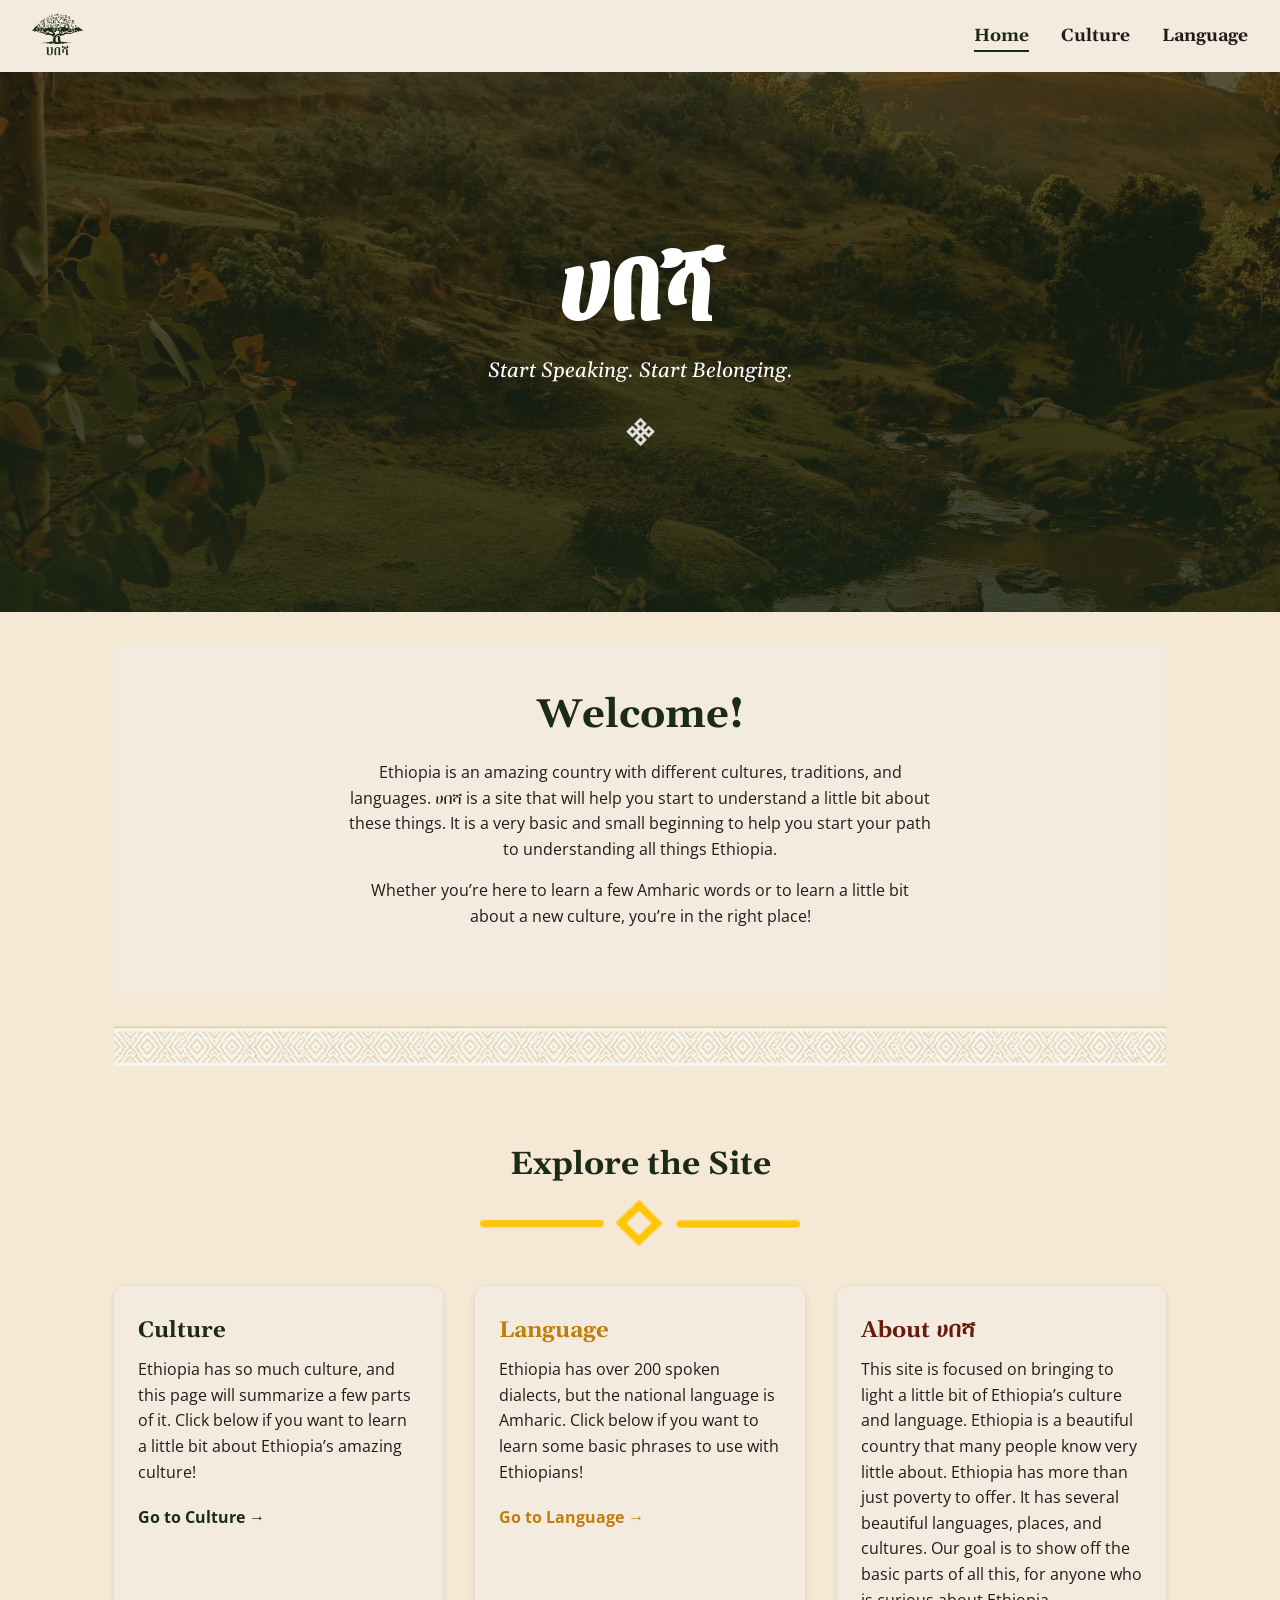
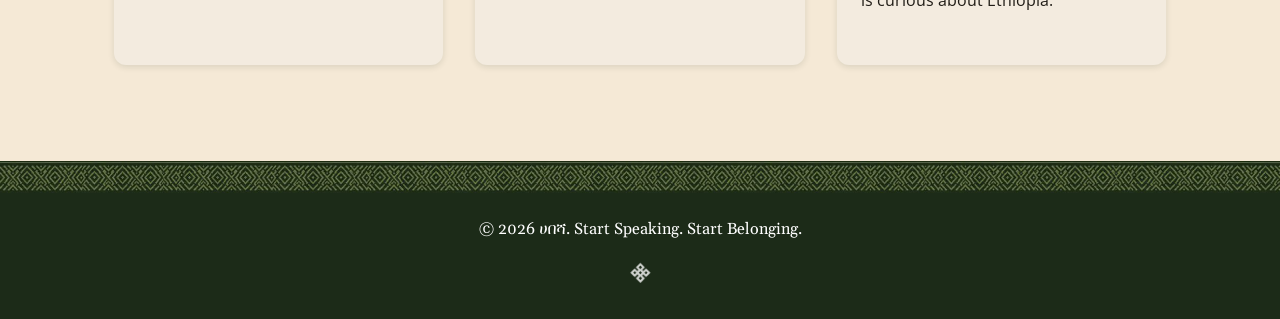
<file: index.html>
<!-- Home Page -->

<!DOCTYPE html>
<html lang="en">
<head>
    <meta charset="UTF-8">
    <meta name="viewport" content="width=device-width, initial-scale=1.0">
    <meta name="description" content="ⱨበሻ - Start Speaking. Start Belonging. Learn about Ethiopian culture and the Amharic language.">
    <title>ሀበሻ | Home</title>
    <link rel="stylesheet" href="styles.css">
</head>
<body>

    <header>
        <nav class="navbar">
            <a href="index.html" class="nav-brand">
                <img src="logo.png" alt="ሀበሻ logo">
            </a>
            <ul class="nav-links">
                <li><a href="index.html" aria-current="page">Home</a></li>
                <li><a href="page1.html">Culture</a></li>
                <li><a href="page2.html">Language</a></li>
            </ul>
        </nav>

        <section class="hero">
            <img src="hero-imgs/1.jpg" alt="Ethiopian countryside at sunset" class="hero-image">
            <div class="hero-content">
                <h1 class="amharic">ሀበሻ</h1>
                <p class="tagline">Start Speaking. Start Belonging.</p>
                <img src="other/cross-icon.png" alt="" class="hero-icon">
            </div>
        </section>
    </header>

    <main>
        <div class="welcome">
            <h1>Welcome!</h1>
            <p>Ethiopia is an amazing country with different cultures, traditions, and languages. ሀበሻ is a site that will help you start to understand a little bit about these things. It is a very basic and small beginning to help you start your path to understanding all things Ethiopia.</p>
            <p>Whether you&rsquo;re here to learn a few Amharic words or to learn a little bit about a new culture, you&rsquo;re in the right place!</p>
        </div>

        <img src="other/light-pattern.jpg" alt="" class="pattern-divider">

        <section class="explore">
            <h2>Explore the Site</h2>
            <img src="other/break.png" alt="" class="section-divider">

            <div class="cards">
                <article class="card" id="cultcard">
                    <h3>Culture</h3>
                    <p>Ethiopia has so much culture, and this page will summarize a few parts of it. Click below if you want to learn a little bit about Ethiopia&rsquo;s amazing culture!</p>
                    <a href="page1.html" class="card-link">Go to Culture &rarr;</a>
                </article>

                <article class="card" id="langcard">
                    <h3>Language</h3>
                    <p>Ethiopia has over 200 spoken dialects, but the national language is Amharic. Click below if you want to learn some basic phrases to use with Ethiopians!</p>
                    <a href="page2.html" class="card-link">Go to Language &rarr;</a>
                </article>

                <article class="card" id="habeshacard">
                    <h3>About ሀበሻ</h3>
                    <p>This site is focused on bringing to light a little bit of Ethiopia&rsquo;s culture and language. Ethiopia is a beautiful country that many people know very little about. Ethiopia has more than just poverty to offer. It has several beautiful languages, places, and cultures. Our goal is to show off the basic parts of all this, for anyone who is curious about Ethiopia.</p>
                </article>
            </div>
        </section>
    </main>

    <footer>
        <img src="other/green-pattern.jpg" alt="" class="pattern-divider">
        <p>&copy; 2026 ሀበሻ. Start Speaking. Start Belonging.</p>
        <img src="other/cross-icon.png" alt="" class="footer-icon">
    </footer>

</body>
</html>
</file>
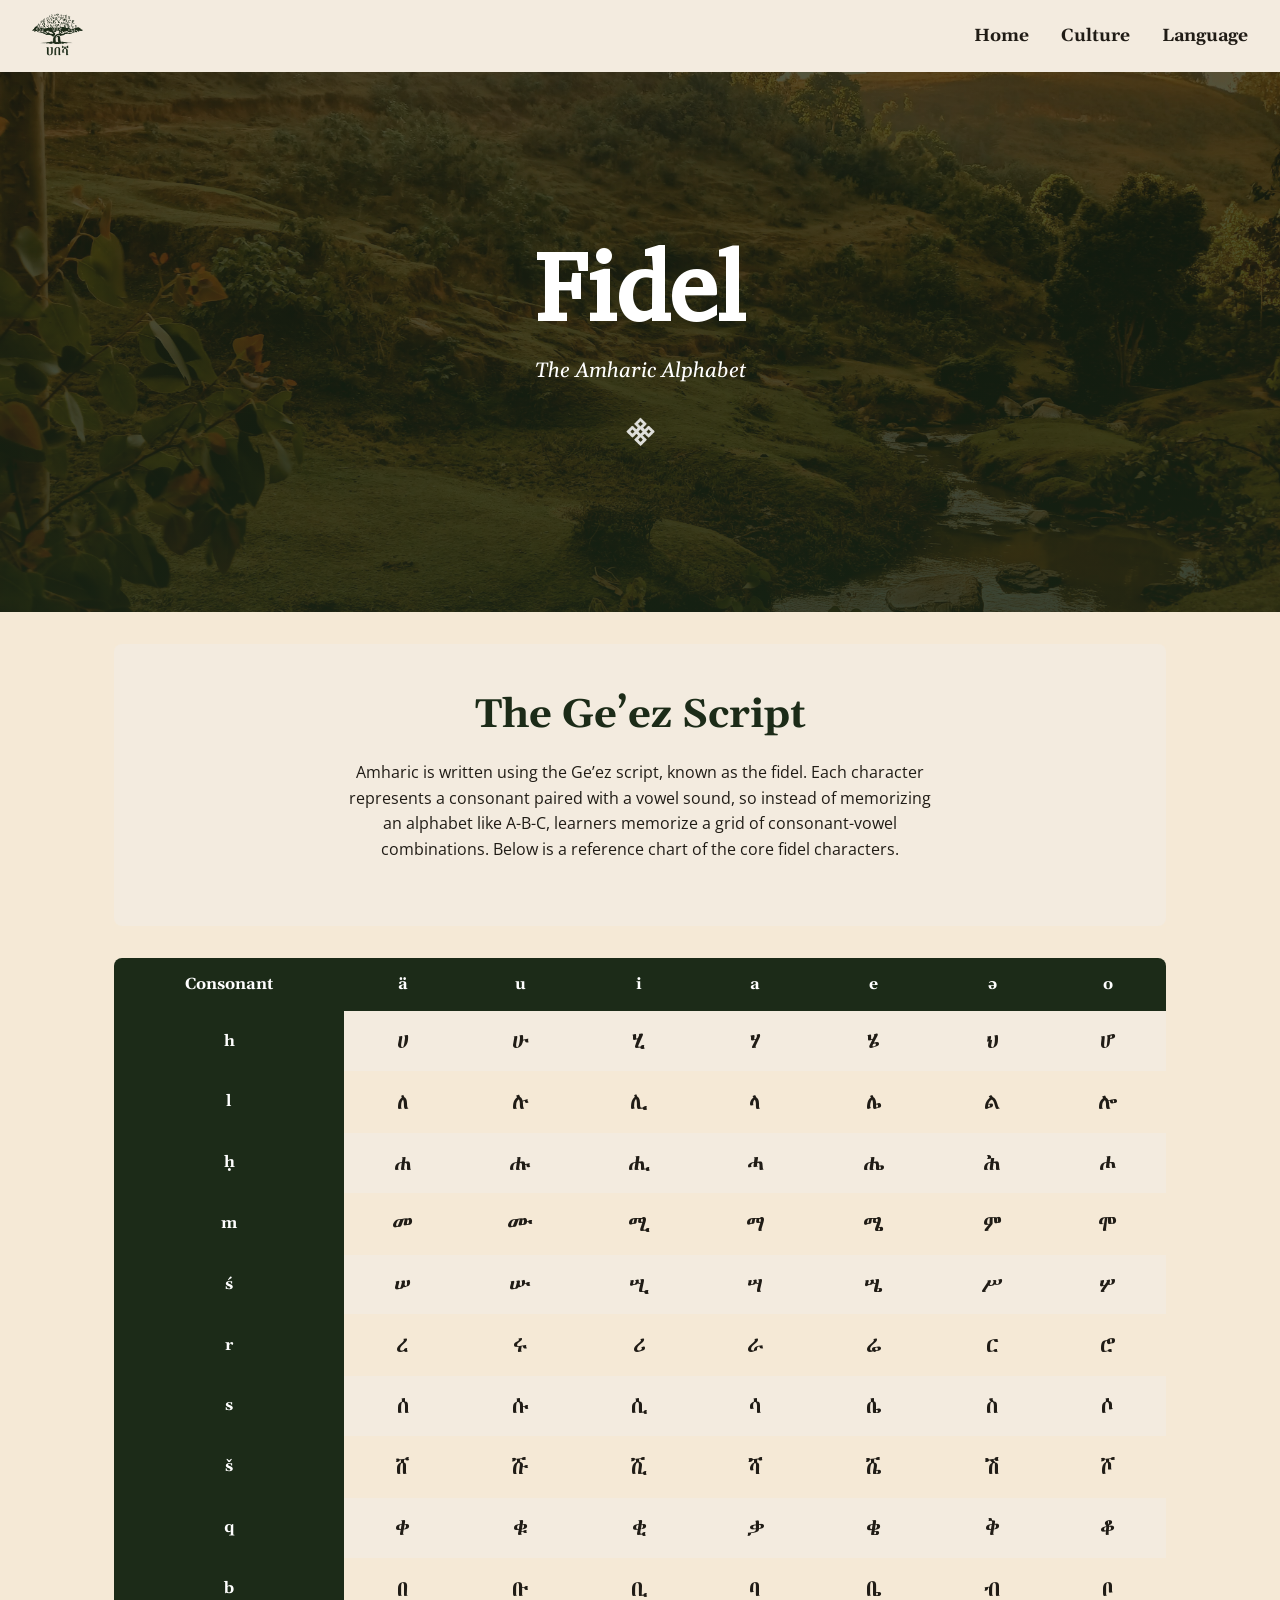
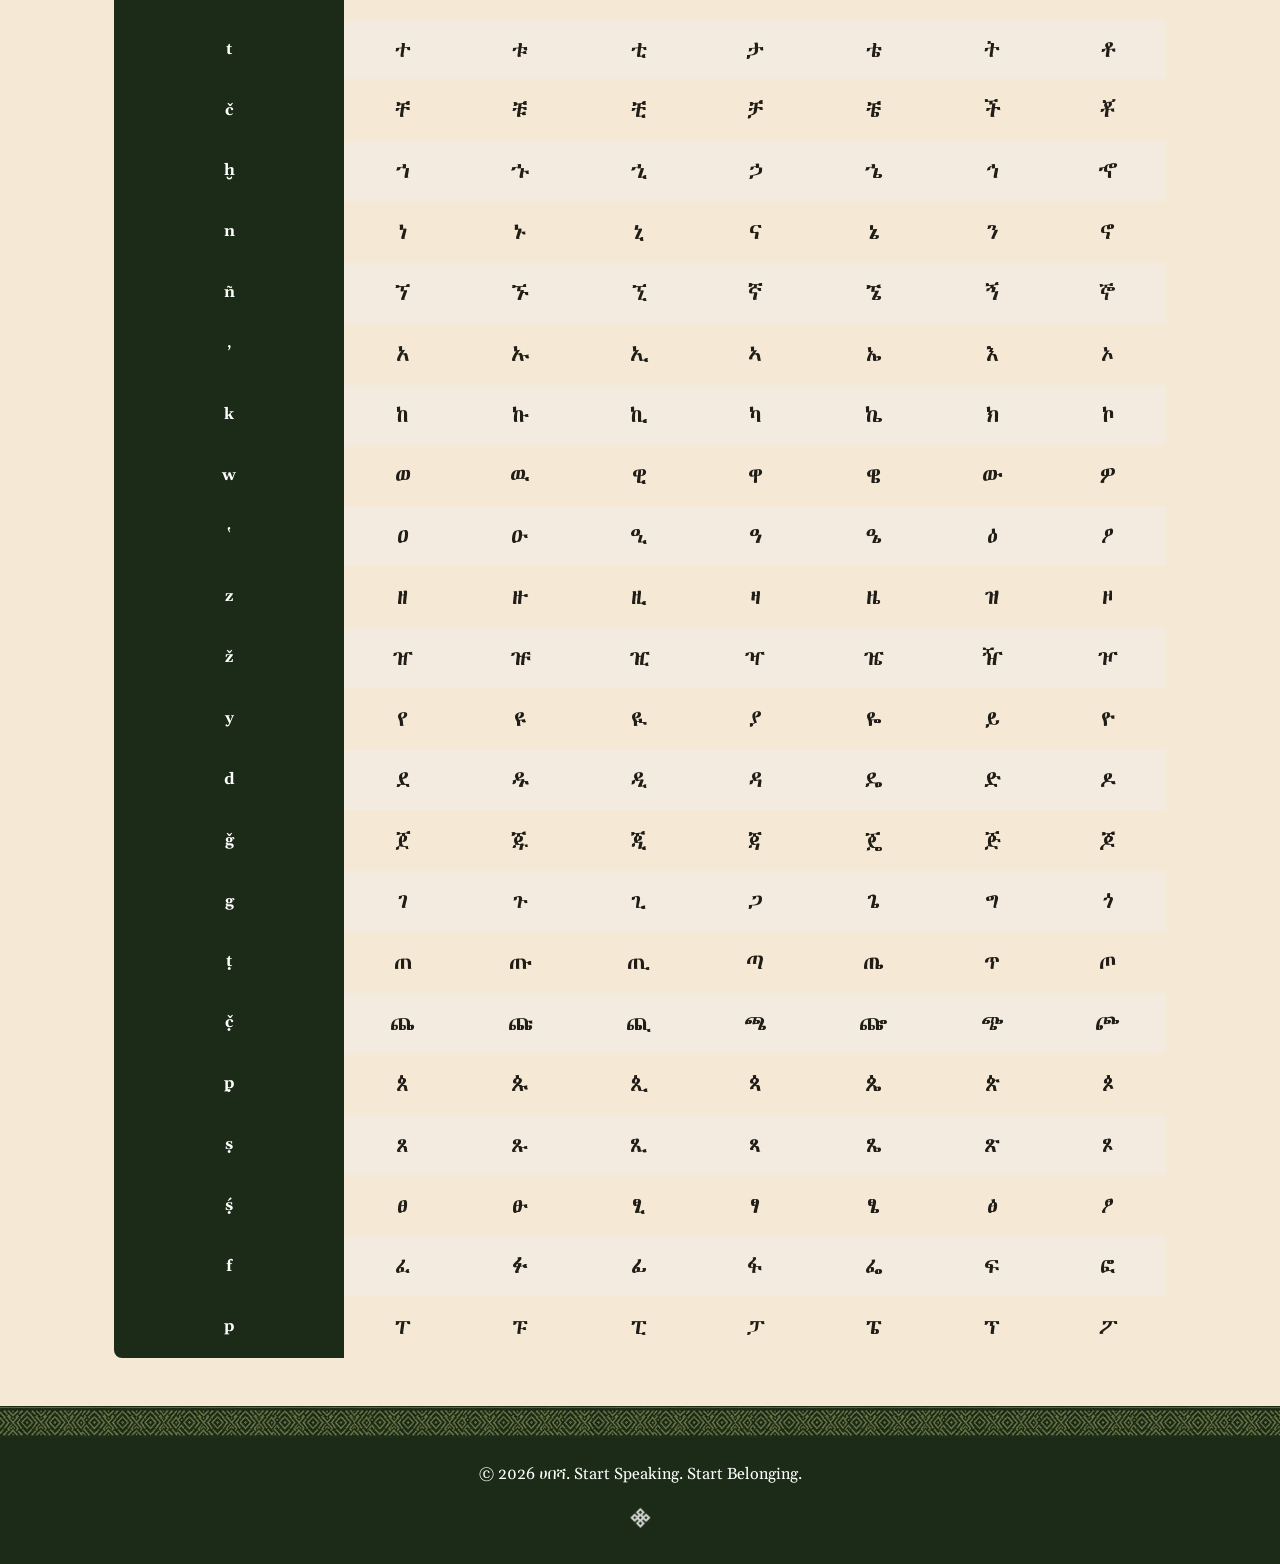
<file: alphabet.html>
<!-- Alphabet (Fidel) Reference Page -->

<!DOCTYPE html>
<html lang="en">
<head>
    <meta charset="UTF-8">
    <meta name="viewport" content="width=device-width, initial-scale=1.0">
    <meta name="description" content="A reference chart of the Ge'ez script (fidel) used to write Amharic.">
    <title>ሀበሻ | Amharic Alphabet</title>
    <link rel="stylesheet" href="styles.css">
</head>
<body>
    <header>
        <nav class="navbar">
            <a href="index.html" class="nav-brand">
                <img src="logo.png" alt="ሀበሻ logo">
            </a>
            <ul class="nav-links">
                <li><a href="index.html">Home</a></li>
                <li><a href="page1.html">Culture</a></li>
                <li><a href="page2.html">Language</a></li>
            </ul>
        </nav>
    </header>

    <section class="hero">
        <img src="hero-imgs/1.jpg" alt="Ethiopian countryside at sunset" class="hero-image">
        <div class="hero-content">
            <h1 class="amharic">Fidel</h1>
            <p class="tagline">The Amharic Alphabet</p>
            <img src="other/cross-icon.png" alt="" class="hero-icon">
        </div>
    </section>

    <main>
        <div class="page-intro">
            <h1>The Ge&rsquo;ez Script</h1>
            <p>Amharic is written using the Ge&rsquo;ez script, known as the fidel. Each character represents a consonant paired with a vowel sound, so instead of memorizing an alphabet like A-B-C, learners memorize a grid of consonant-vowel combinations. Below is a reference chart of the core fidel characters.</p>
        </div>

        <div class="fidel-table-wrapper">
            <table class="fidel-table">
                <caption class="sr-only">The Amharic fidel: each consonant across its seven vowel orders</caption>
                <thead>
                    <tr>
                        <th scope="col">Consonant</th>
                        <th scope="col">ä</th>
                        <th scope="col">u</th>
                        <th scope="col">i</th>
                        <th scope="col">a</th>
                        <th scope="col">e</th>
                        <th scope="col">ə</th>
                        <th scope="col">o</th>
                    </tr>
                </thead>
                <tbody>
                    <tr>
                        <th scope="row">h</th>
                        <td class="amharic">ሀ</td><td class="amharic">ሁ</td><td class="amharic">ሂ</td><td class="amharic">ሃ</td><td class="amharic">ሄ</td><td class="amharic">ህ</td><td class="amharic">ሆ</td>
                    </tr>
                    <tr>
                        <th scope="row">l</th>
                        <td class="amharic">ለ</td><td class="amharic">ሉ</td><td class="amharic">ሊ</td><td class="amharic">ላ</td><td class="amharic">ሌ</td><td class="amharic">ል</td><td class="amharic">ሎ</td>
                    </tr>
                    <tr>
                        <th scope="row">ḥ</th>
                        <td class="amharic">ሐ</td><td class="amharic">ሑ</td><td class="amharic">ሒ</td><td class="amharic">ሓ</td><td class="amharic">ሔ</td><td class="amharic">ሕ</td><td class="amharic">ሖ</td>
                    </tr>
                    <tr>
                        <th scope="row">m</th>
                        <td class="amharic">መ</td><td class="amharic">ሙ</td><td class="amharic">ሚ</td><td class="amharic">ማ</td><td class="amharic">ሜ</td><td class="amharic">ም</td><td class="amharic">ሞ</td>
                    </tr>
                    <tr>
                        <th scope="row">ś</th>
                        <td class="amharic">ሠ</td><td class="amharic">ሡ</td><td class="amharic">ሢ</td><td class="amharic">ሣ</td><td class="amharic">ሤ</td><td class="amharic">ሥ</td><td class="amharic">ሦ</td>
                    </tr>
                    <tr>
                        <th scope="row">r</th>
                        <td class="amharic">ረ</td><td class="amharic">ሩ</td><td class="amharic">ሪ</td><td class="amharic">ራ</td><td class="amharic">ሬ</td><td class="amharic">ር</td><td class="amharic">ሮ</td>
                    </tr>
                    <tr>
                        <th scope="row">s</th>
                        <td class="amharic">ሰ</td><td class="amharic">ሱ</td><td class="amharic">ሲ</td><td class="amharic">ሳ</td><td class="amharic">ሴ</td><td class="amharic">ስ</td><td class="amharic">ሶ</td>
                    </tr>
                    <tr>
                        <th scope="row">š</th>
                        <td class="amharic">ሸ</td><td class="amharic">ሹ</td><td class="amharic">ሺ</td><td class="amharic">ሻ</td><td class="amharic">ሼ</td><td class="amharic">ሽ</td><td class="amharic">ሾ</td>
                    </tr>
                    <tr>
                        <th scope="row">q</th>
                        <td class="amharic">ቀ</td><td class="amharic">ቁ</td><td class="amharic">ቂ</td><td class="amharic">ቃ</td><td class="amharic">ቄ</td><td class="amharic">ቅ</td><td class="amharic">ቆ</td>
                    </tr>
                    <tr>
                        <th scope="row">b</th>
                        <td class="amharic">በ</td><td class="amharic">ቡ</td><td class="amharic">ቢ</td><td class="amharic">ባ</td><td class="amharic">ቤ</td><td class="amharic">ብ</td><td class="amharic">ቦ</td>
                    </tr>
                    <tr>
                        <th scope="row">t</th>
                        <td class="amharic">ተ</td><td class="amharic">ቱ</td><td class="amharic">ቲ</td><td class="amharic">ታ</td><td class="amharic">ቴ</td><td class="amharic">ት</td><td class="amharic">ቶ</td>
                    </tr>
                    <tr>
                        <th scope="row">č</th>
                        <td class="amharic">ቸ</td><td class="amharic">ቹ</td><td class="amharic">ቺ</td><td class="amharic">ቻ</td><td class="amharic">ቼ</td><td class="amharic">ች</td><td class="amharic">ቾ</td>
                    </tr>
                    <tr>
                        <th scope="row">ḫ</th>
                        <td class="amharic">ኀ</td><td class="amharic">ኁ</td><td class="amharic">ኂ</td><td class="amharic">ኃ</td><td class="amharic">ኄ</td><td class="amharic">ኅ</td><td class="amharic">ኆ</td>
                    </tr>
                    <tr>
                        <th scope="row">n</th>
                        <td class="amharic">ነ</td><td class="amharic">ኑ</td><td class="amharic">ኒ</td><td class="amharic">ና</td><td class="amharic">ኔ</td><td class="amharic">ን</td><td class="amharic">ኖ</td>
                    </tr>
                    <tr>
                        <th scope="row">ñ</th>
                        <td class="amharic">ኘ</td><td class="amharic">ኙ</td><td class="amharic">ኚ</td><td class="amharic">ኛ</td><td class="amharic">ኜ</td><td class="amharic">ኝ</td><td class="amharic">ኞ</td>
                    </tr>
                    <tr>
                        <th scope="row">ʼ</th>
                        <td class="amharic">አ</td><td class="amharic">ኡ</td><td class="amharic">ኢ</td><td class="amharic">ኣ</td><td class="amharic">ኤ</td><td class="amharic">እ</td><td class="amharic">ኦ</td>
                    </tr>
                    <tr>
                        <th scope="row">k</th>
                        <td class="amharic">ከ</td><td class="amharic">ኩ</td><td class="amharic">ኪ</td><td class="amharic">ካ</td><td class="amharic">ኬ</td><td class="amharic">ክ</td><td class="amharic">ኮ</td>
                    </tr>
                    <tr>
                        <th scope="row">w</th>
                        <td class="amharic">ወ</td><td class="amharic">ዉ</td><td class="amharic">ዊ</td><td class="amharic">ዋ</td><td class="amharic">ዌ</td><td class="amharic">ው</td><td class="amharic">ዎ</td>
                    </tr>
                    <tr>
                        <th scope="row">ʽ</th>
                        <td class="amharic">ዐ</td><td class="amharic">ዑ</td><td class="amharic">ዒ</td><td class="amharic">ዓ</td><td class="amharic">ዔ</td><td class="amharic">ዕ</td><td class="amharic">ዖ</td>
                    </tr>
                    <tr>
                        <th scope="row">z</th>
                        <td class="amharic">ዘ</td><td class="amharic">ዙ</td><td class="amharic">ዚ</td><td class="amharic">ዛ</td><td class="amharic">ዜ</td><td class="amharic">ዝ</td><td class="amharic">ዞ</td>
                    </tr>
                    <tr>
                        <th scope="row">ž</th>
                        <td class="amharic">ዠ</td><td class="amharic">ዡ</td><td class="amharic">ዢ</td><td class="amharic">ዣ</td><td class="amharic">ዤ</td><td class="amharic">ዥ</td><td class="amharic">ዦ</td>
                    </tr>
                    <tr>
                        <th scope="row">y</th>
                        <td class="amharic">የ</td><td class="amharic">ዩ</td><td class="amharic">ዪ</td><td class="amharic">ያ</td><td class="amharic">ዬ</td><td class="amharic">ይ</td><td class="amharic">ዮ</td>
                    </tr>
                    <tr>
                        <th scope="row">d</th>
                        <td class="amharic">ደ</td><td class="amharic">ዱ</td><td class="amharic">ዲ</td><td class="amharic">ዳ</td><td class="amharic">ዴ</td><td class="amharic">ድ</td><td class="amharic">ዶ</td>
                    </tr>
                    <tr>
                        <th scope="row">ǧ</th>
                        <td class="amharic">ጀ</td><td class="amharic">ጁ</td><td class="amharic">ጂ</td><td class="amharic">ጃ</td><td class="amharic">ጄ</td><td class="amharic">ጅ</td><td class="amharic">ጆ</td>
                    </tr>
                    <tr>
                        <th scope="row">g</th>
                        <td class="amharic">ገ</td><td class="amharic">ጉ</td><td class="amharic">ጊ</td><td class="amharic">ጋ</td><td class="amharic">ጌ</td><td class="amharic">ግ</td><td class="amharic">ጎ</td>
                    </tr>
                    <tr>
                        <th scope="row">ṭ</th>
                        <td class="amharic">ጠ</td><td class="amharic">ጡ</td><td class="amharic">ጢ</td><td class="amharic">ጣ</td><td class="amharic">ጤ</td><td class="amharic">ጥ</td><td class="amharic">ጦ</td>
                    </tr>
                    <tr>
                        <th scope="row">č̣</th>
                        <td class="amharic">ጨ</td><td class="amharic">ጩ</td><td class="amharic">ጪ</td><td class="amharic">ጫ</td><td class="amharic">ጬ</td><td class="amharic">ጭ</td><td class="amharic">ጮ</td>
                    </tr>
                    <tr>
                        <th scope="row">p̣</th>
                        <td class="amharic">ጰ</td><td class="amharic">ጱ</td><td class="amharic">ጲ</td><td class="amharic">ጳ</td><td class="amharic">ጴ</td><td class="amharic">ጵ</td><td class="amharic">ጶ</td>
                    </tr>
                    <tr>
                        <th scope="row">ṣ</th>
                        <td class="amharic">ጸ</td><td class="amharic">ጹ</td><td class="amharic">ጺ</td><td class="amharic">ጻ</td><td class="amharic">ጼ</td><td class="amharic">ጽ</td><td class="amharic">ጾ</td>
                    </tr>
                    <tr>
                        <th scope="row">ṣ́</th>
                        <td class="amharic">ፀ</td><td class="amharic">ፁ</td><td class="amharic">ፂ</td><td class="amharic">ፃ</td><td class="amharic">ፄ</td><td class="amharic">ፅ</td><td class="amharic">ፆ</td>
                    </tr>
                    <tr>
                        <th scope="row">f</th>
                        <td class="amharic">ፈ</td><td class="amharic">ፉ</td><td class="amharic">ፊ</td><td class="amharic">ፋ</td><td class="amharic">ፌ</td><td class="amharic">ፍ</td><td class="amharic">ፎ</td>
                    </tr>
                    <tr>
                        <th scope="row">p</th>
                        <td class="amharic">ፐ</td><td class="amharic">ፑ</td><td class="amharic">ፒ</td><td class="amharic">ፓ</td><td class="amharic">ፔ</td><td class="amharic">ፕ</td><td class="amharic">ፖ</td>
                    </tr>
                </tbody>
            </table>
        </div>
    </main>

    <footer>
        <img src="other/green-pattern.jpg" alt="" class="pattern-divider">
        <p>&copy; 2026 ሀበሻ. Start Speaking. Start Belonging.</p>
        <img src="other/cross-icon.png" alt="" class="footer-icon">
    </footer>
</body>
</html>
</content>
</file>
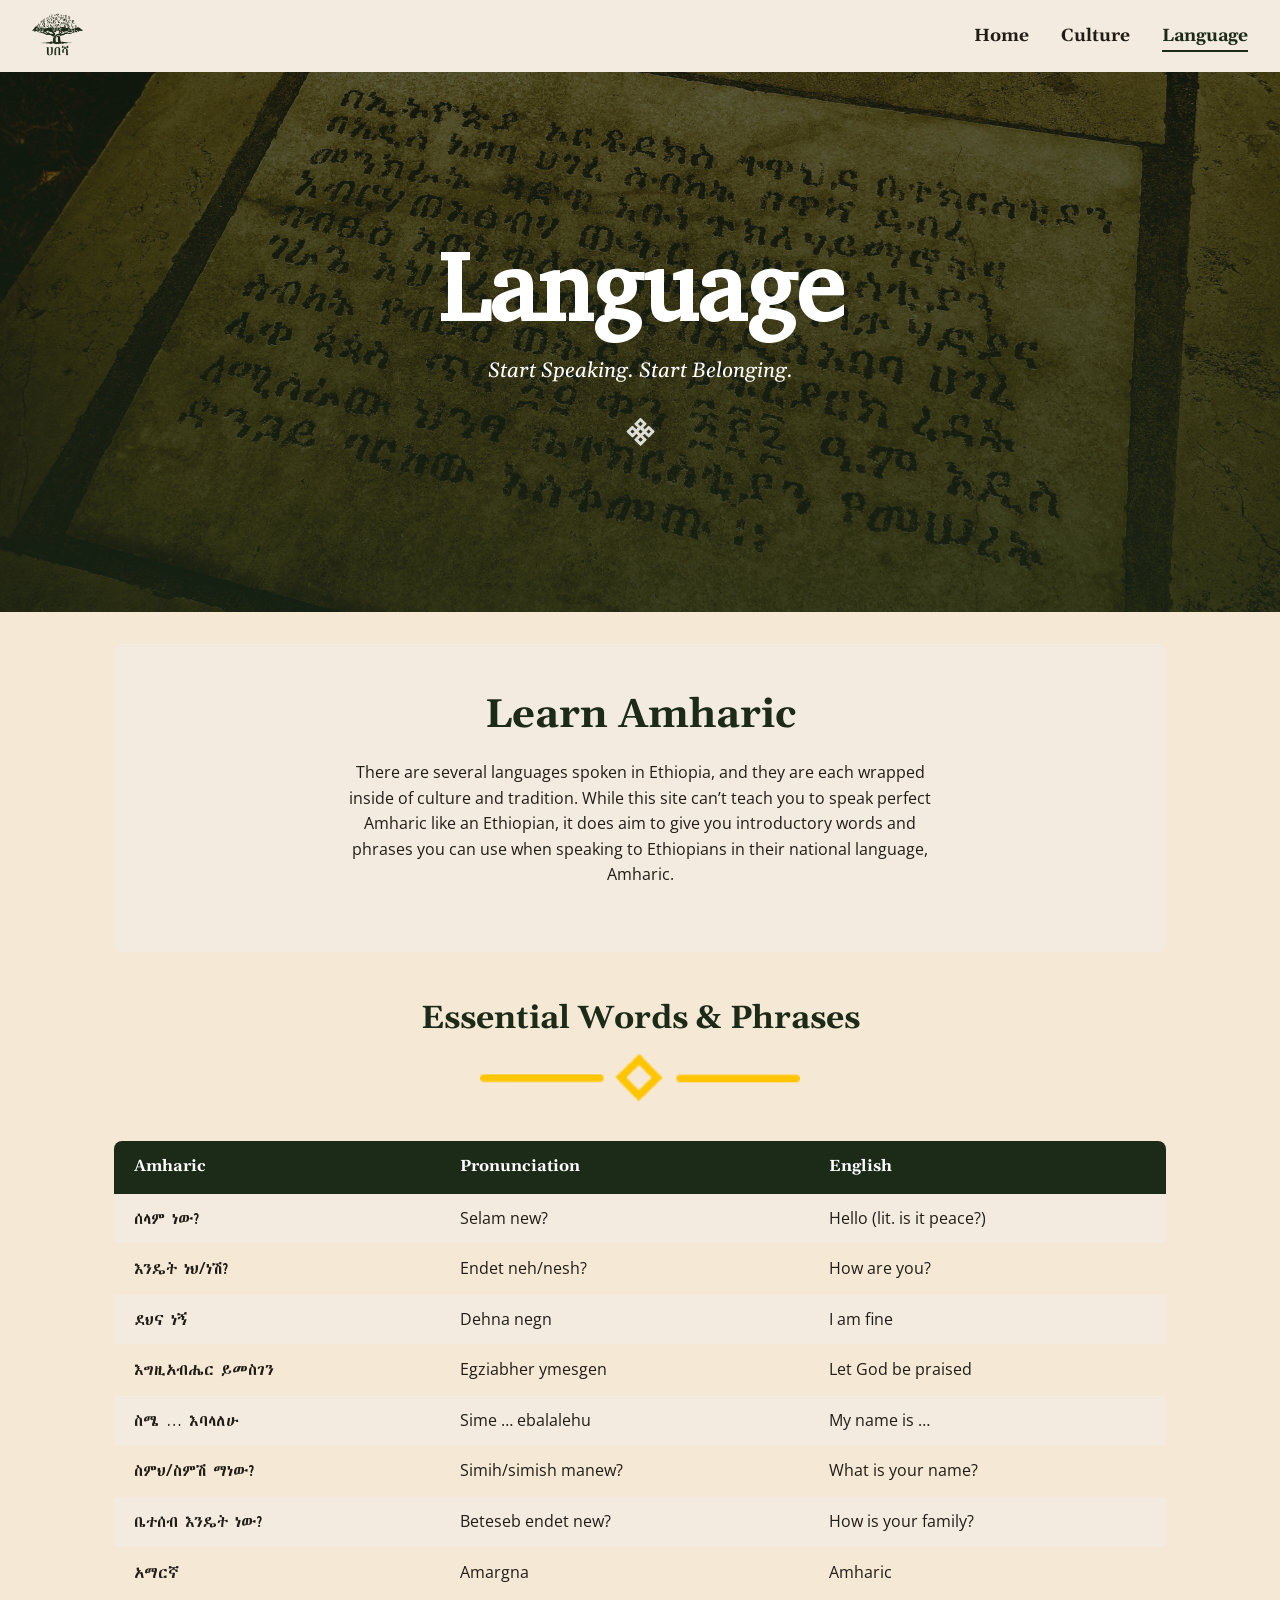
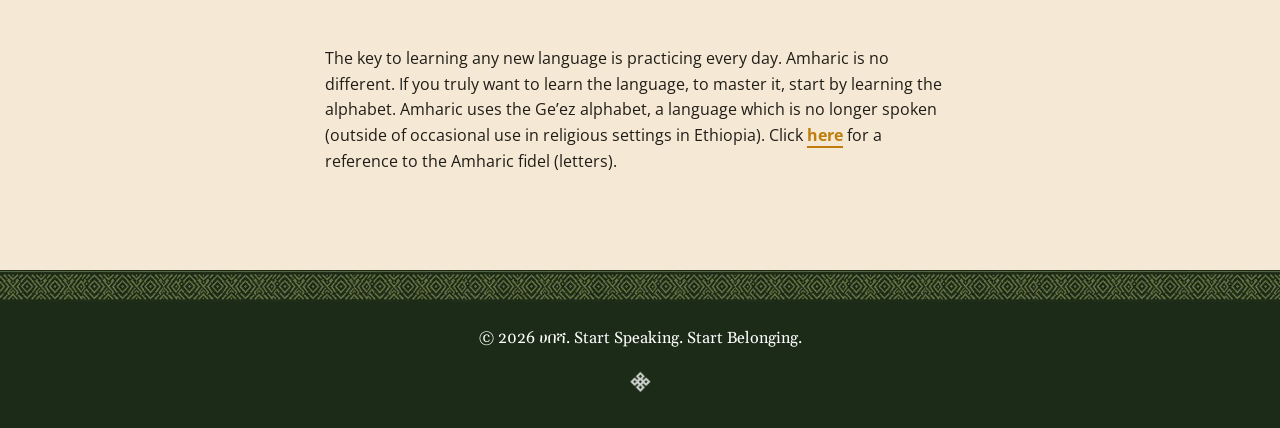
<file: page2.html>
<!-- Language Page -->

<!DOCTYPE html>
<html lang="en">
<head>
    <meta charset="UTF-8">
    <meta name="viewport" content="width=device-width, initial-scale=1.0">
    <meta name="description" content="Learn essential Amharic words and phrases with pronunciation and English translation.">
    <title>ሀበሻ | Language</title>
    <link rel="stylesheet" href="styles.css">
</head>
<body>
    <header>
        <nav class="navbar">
            <a href="index.html" class="nav-brand">
                <img src="logo.png" alt="ሀበሻ logo">
            </a>
            <ul class="nav-links">
                <li><a href="index.html">Home</a></li>
                <li><a href="page1.html">Culture</a></li>
                <li><a href="page2.html" aria-current="page">Language</a></li>
            </ul>
        </nav>
    </header>

<section class="hero">
            <img src="hero-imgs/language.jpg" alt="Amharic language stone inscription" class="hero-image">
            <div class="hero-content">
                <h1 class="amharic">Language
                </h1>
                <p class="tagline">Start Speaking. Start Belonging.</p>
                <img src="other/cross-icon.png" alt="" class="hero-icon">
            </div>
        </section>



    <main>
        <div class="page-intro">
            <h1>Learn Amharic</h1>
            <p>There are several languages spoken in Ethiopia, and they are each wrapped inside of culture and tradition. While this site can&rsquo;t teach you to speak perfect Amharic like an Ethiopian, it does aim to give you introductory words and phrases you can use when speaking to Ethiopians in their national language, Amharic.</p>
        </div>

        <div id="amharictble">
            <h2>Essential Words &amp; Phrases</h2>
            <img src="other/break.png" alt="" class="section-divider">

            <table>
                <caption class="sr-only">Common Amharic phrases with pronunciation and English translation</caption>
                <thead>
                    <tr>
                        <th scope="col">Amharic</th>
                        <th scope="col">Pronunciation</th>
                        <th scope="col">English</th>
                    </tr>
                </thead>
                <tbody>
                    <tr>
                        <td class="amharic" data-label="Amharic">ሰላም ነው?</td>
                        <td data-label="Pronunciation">Selam new?</td>
                        <td data-label="English">Hello (lit. is it peace?)</td>
                    </tr>
                    <tr>
                        <td class="amharic" data-label="Amharic">እንዴት ነህ/ነሽ?</td>
                        <td data-label="Pronunciation">Endet neh/nesh?</td>
                        <td data-label="English">How are you?</td>
                    </tr>
                    <tr>
                        <td class="amharic" data-label="Amharic">ደህና ነኝ</td>
                        <td data-label="Pronunciation">Dehna negn</td>
                        <td data-label="English">I am fine</td>
                    </tr>
                    <tr>
                        <td class="amharic" data-label="Amharic">እግዚአብሔር ይመስገን</td>
                        <td data-label="Pronunciation">Egziabher ymesgen</td>
                        <td data-label="English">Let God be praised</td>
                    </tr>
                    <tr>
                        <td class="amharic" data-label="Amharic">ስሜ &hellip; እባላለሁ</td>
                        <td data-label="Pronunciation">Sime &hellip; ebalalehu</td>
                        <td data-label="English">My name is &hellip;</td>
                    </tr>
                    <tr>
                        <td class="amharic" data-label="Amharic">ስምህ/ስምሽ ማነው?</td>
                        <td data-label="Pronunciation">Simih/simish manew?</td>
                        <td data-label="English">What is your name?</td>
                    </tr>
                    <tr>
                        <td class="amharic" data-label="Amharic">ቤተሰብ እንዴት ነው?</td>
                        <td data-label="Pronunciation">Beteseb endet new?</td>
                        <td data-label="English">How is your family?</td>
                    </tr>
                    <tr>
                        <td class="amharic" data-label="Amharic">አማርኛ</td>
                        <td data-label="Pronunciation">Amargna</td>
                        <td data-label="English">Amharic</td>
                    </tr>
                </tbody>
            </table>
        </div>

        <div class="page-outro">
            <p>The key to learning any new language is practicing every day. Amharic is no different. If you truly want to learn the language, to master it, start by learning the alphabet. Amharic uses the Ge&rsquo;ez alphabet, a language which is no longer spoken (outside of occasional use in religious settings in Ethiopia). Click <a href="alphabet.html">here</a> for a reference to the Amharic fidel (letters).</p>
        </div>
    </main>

    <footer>
        <img src="other/green-pattern.jpg" alt="" class="pattern-divider">
        <p>&copy; 2026 ሀበሻ. Start Speaking. Start Belonging.</p>
        <img src="other/cross-icon.png" alt="" class="footer-icon">
    </footer>
</body>
</html>
</file>
<file: styles.css>
@import url('https://fonts.googleapis.com/css2?family=Abyssinica+SIL&family=Gelasio:ital,wght@0,400;0,700;1,400&family=Open+Sans:ital,wght@0,400;0,600;0,700;1,400&family=Noto+Sans+Ethiopic:wght@400;600;700&display=swap');


:root {
    --color-content-bg: #F3EBDF;
    --color-bg: #F5E9D6;
    --color-green: #1C2B18;
    --color-red: #681B0B;
    --color-gold: #BF7E0B;
    --color-black: #201c16;
    --color-white: #FFFFFF;

    --font-heading: 'Charis SIL', 'Gelasio', Georgia, serif;
    --font-body: 'Open Sans', Arial, sans-serif;
    --font-amharic: 'Abyssinica SIL', 'Noto Sans Ethiopic', 'Nyala', 'Kefa', serif;
}


* {
    box-sizing: border-box;
    margin: 0;
    padding: 0;
}

html {
    scroll-behavior: smooth;
}

body {
    background-color: var(--color-bg);
    color: var(--color-black);
    font-family: var(--font-body);
    line-height: 1.6;
}

img {
    max-width: 100%;
    display: block;
}

a {
    color: inherit;
    text-decoration: none;
}

h1, h2, h3, h4 {
    font-family: var(--font-heading);
    line-height: 1.2;
}

.sr-only {
    position: absolute;
    width: 1px;
    height: 1px;
    overflow: hidden;
    clip: rect(0, 0, 0, 0);
    white-space: nowrap;
}

.amharic,
.amharic td,
td.amharic {
    font-family: var(--font-amharic);
}


header {
    background-color: var(--color-green);
}

.navbar {
    display: flex;
    align-items: center;
    justify-content: space-between;
    background-color: var(--color-content-bg);
    padding: 0.75rem 2rem;
    flex-wrap: wrap;
    gap: 0.75rem;
}

.nav-brand img {
    height: 3rem;
}

.nav-links {
    display: flex;
    list-style: none;
    gap: 2rem;
}

.nav-links a {
    font-family: var(--font-heading);
    font-weight: 700;
    font-size: 1.1rem;
    color: var(--color-black);
    padding-bottom: 0.2rem;
    border-bottom: 2px solid transparent;
    transition: border-color 0.2s ease, color 0.2s ease, font-size 0.2s ease;
}

.nav-links a:hover,
.nav-links a:focus-visible {
    border-bottom-color: var(--color-green);
    font-size: 1.2rem;
}

.nav-links a[aria-current="page"] {
    color: var(--color-green);
    border-bottom-color: var(--color-green);
}


.hero {
    position: relative;
    min-height: 60vh;
    display: flex;
    align-items: center;
    justify-content: center;
    overflow: hidden;
}

.hero-image {
    position: absolute;
    inset: 0;
    width: 100%;
    height: 100%;
    object-fit: cover;
}

.hero::after {
    content: "";
    position: absolute;
    inset: 0;
    background: linear-gradient(rgba(28, 43, 24, 0.55), rgba(28, 43, 24, 0.75));
}

.hero-content {
    position: relative;
    z-index: 1;
    text-align: center;
    color: var(--color-white);
    padding: 3rem 1rem;
}

.hero-content .amharic {
    font-size: clamp(3rem, 10vw, 6rem);
    font-weight: 700;
}

.hero-content .tagline {
    font-family: var(--font-heading);
    font-style: italic;
    font-size: 1.3rem;
    margin-top: 0.5rem;
}

.hero-icon {
    width: 2.5rem;
    margin: 1.5rem auto 0;
    filter: brightness(0) invert(1);
    opacity: 0.85;
}


main {
    max-width: 1100px;
    margin: 0 auto;
    padding: 0 1.5rem;
}

.welcome,
.page-intro {
    background-color: var(--color-content-bg);
    text-align: center;
    padding: 3rem 2rem;
    border-radius: 0.5rem;
    margin-top: 2rem;
}

.welcome h1,
.page-intro h1 {
    color: var(--color-green);
    font-size: 2.5rem;
    margin-bottom: 1.25rem;
}

.welcome p,
.page-intro p {
    max-width: 65ch;
    margin: 0 auto 1rem;
}

.pattern-divider {
    width: 100%;
    height: 2.5rem;
    object-fit: cover;
    margin: 2rem 0;
}


.explore {
    text-align: center;
    padding: 3rem 0;
}

.explore h2 {
    color: var(--color-green);
    font-size: 2rem;
}

.section-divider {
    width: min(90%, 20rem);
    margin: 1rem auto 2.5rem;
}

.cards {
    display: grid;
    grid-template-columns: repeat(auto-fit, minmax(240px, 1fr));
    gap: 2rem;
}

.card {
    background-color: var(--color-content-bg);
    border-radius: 0.75rem;
    padding: 2rem 1.5rem;
    text-align: left;
    box-shadow: 0 2px 6px rgba(28, 43, 24, 0.12);
    transition: transform 0.25s ease, box-shadow 0.25s ease;
}

.card:hover {
    transform: scale(1.04);
    box-shadow: 0 8px 20px rgba(28, 43, 24, 0.2);
}

.card h3 {
    font-size: 1.4rem;
    margin-bottom: 0.75rem;
}

.card p {
    margin-bottom: 1.25rem;
}

#cultcard h3,
#cultcard .card-link {
    color: var(--color-green);
}

#langcard h3,
#langcard .card-link {
    color: var(--color-gold);
}

#habeshacard h3 {
    color: var(--color-red);
}

.card-link {
    font-weight: 700;
    border-bottom: 2px solid transparent;
}

.card-link:hover,
.card-link:focus-visible {
    border-bottom-color: currentColor;
}


#culture-grid {
    display: grid;
    grid-template-columns: repeat(3, 1fr);
    gap: 2.5rem 2rem;
    padding: 2.5rem 0 3rem;
}

.culture-block h3 {
    color: var(--color-green);
    font-size: 1.3rem;
    margin: 1rem 0 0.5rem;
    text-align: center;
}

.culture-block img {
    width: 100%;
    aspect-ratio: 4 / 3;
    object-fit: cover;
    border-radius: 0.5rem;
    align-self: center;
}
.culture-block p {
    font-size: 0.95rem;
    line-height: 1.5;
    text-align: center;
}
#amharictble {
    text-align: center;
    padding: 3rem 0;
}

#amharictble h2 {
    color: var(--color-green);
    font-size: 2rem;
}

table {
    width: 100%;
    border-collapse: collapse;
    margin-top: 1rem;
    text-align: left;
    background-color: var(--color-content-bg);
    border-radius: 0.5rem;
    overflow: hidden;
}

thead th {
    background-color: var(--color-green);
    color: var(--color-white);
    font-family: var(--font-heading);
    padding: 0.85rem 1.25rem;
}

tbody td {
    padding: 0.75rem 1.25rem;
    border-bottom: 1px solid var(--color-bg);
}

tbody tr:nth-child(even) {
    background-color: var(--color-bg);
}

.fidel-table-wrapper {
    overflow-x: auto;
    margin-top: 1rem;
}

.fidel-table {
    min-width: 640px;
}

.fidel-table th,
.fidel-table td {
    text-align: center;
}

.fidel-table tbody th {
    background-color: var(--color-green);
    color: var(--color-white);
    font-family: var(--font-heading);
    padding: 0.75rem 1.25rem;
}

.fidel-table td.amharic {
    font-size: 1.4rem;
}

.page-outro {
    max-width: 70ch;
    margin: 0 auto;
    padding-bottom: 3rem;
}

.page-outro a {
    color: var(--color-gold);
    font-weight: 700;
    border-bottom: 2px solid var(--color-gold);
}

.page-outro a:hover,
.page-outro a:focus-visible {
    color: var(--color-red);
    border-bottom-color: var(--color-red);
}


footer {
    background-color: var(--color-green);
    color: var(--color-white);
    text-align: center;
    margin-top: 3rem;
    padding-bottom: 2rem;
}

footer .pattern-divider {
    margin: 0 0 1.5rem;
    height: 2rem;
}

footer p {
    font-family: var(--font-heading);
}

.footer-icon {
    width: 1.75rem;
    margin: 1rem auto 0;
    filter: brightness(0) invert(1);
    opacity: 0.8;
}


@media (max-width: 720px) {
    .navbar {
        justify-content: center;
        text-align: center;
    }

    .nav-links {
        gap: 1.25rem;
    }

    #culture-grid {
        grid-template-columns: 1fr;
    }

    #amharictble table, #amharictble thead, #amharictble tbody, #amharictble th, #amharictble td, #amharictble tr {
        display: block;
    }

    #amharictble thead {
        display: none;
    }

    #amharictble tbody tr {
        margin-bottom: 1rem;
        border-radius: 0.5rem;
        overflow: hidden;
    }

    #amharictble tbody td {
        display: flex;
        justify-content: space-between;
        gap: 1rem;
    }

    #amharictble tbody td::before {
        content: attr(data-label);
        font-weight: 700;
        color: var(--color-green);
    }
}
</file>
